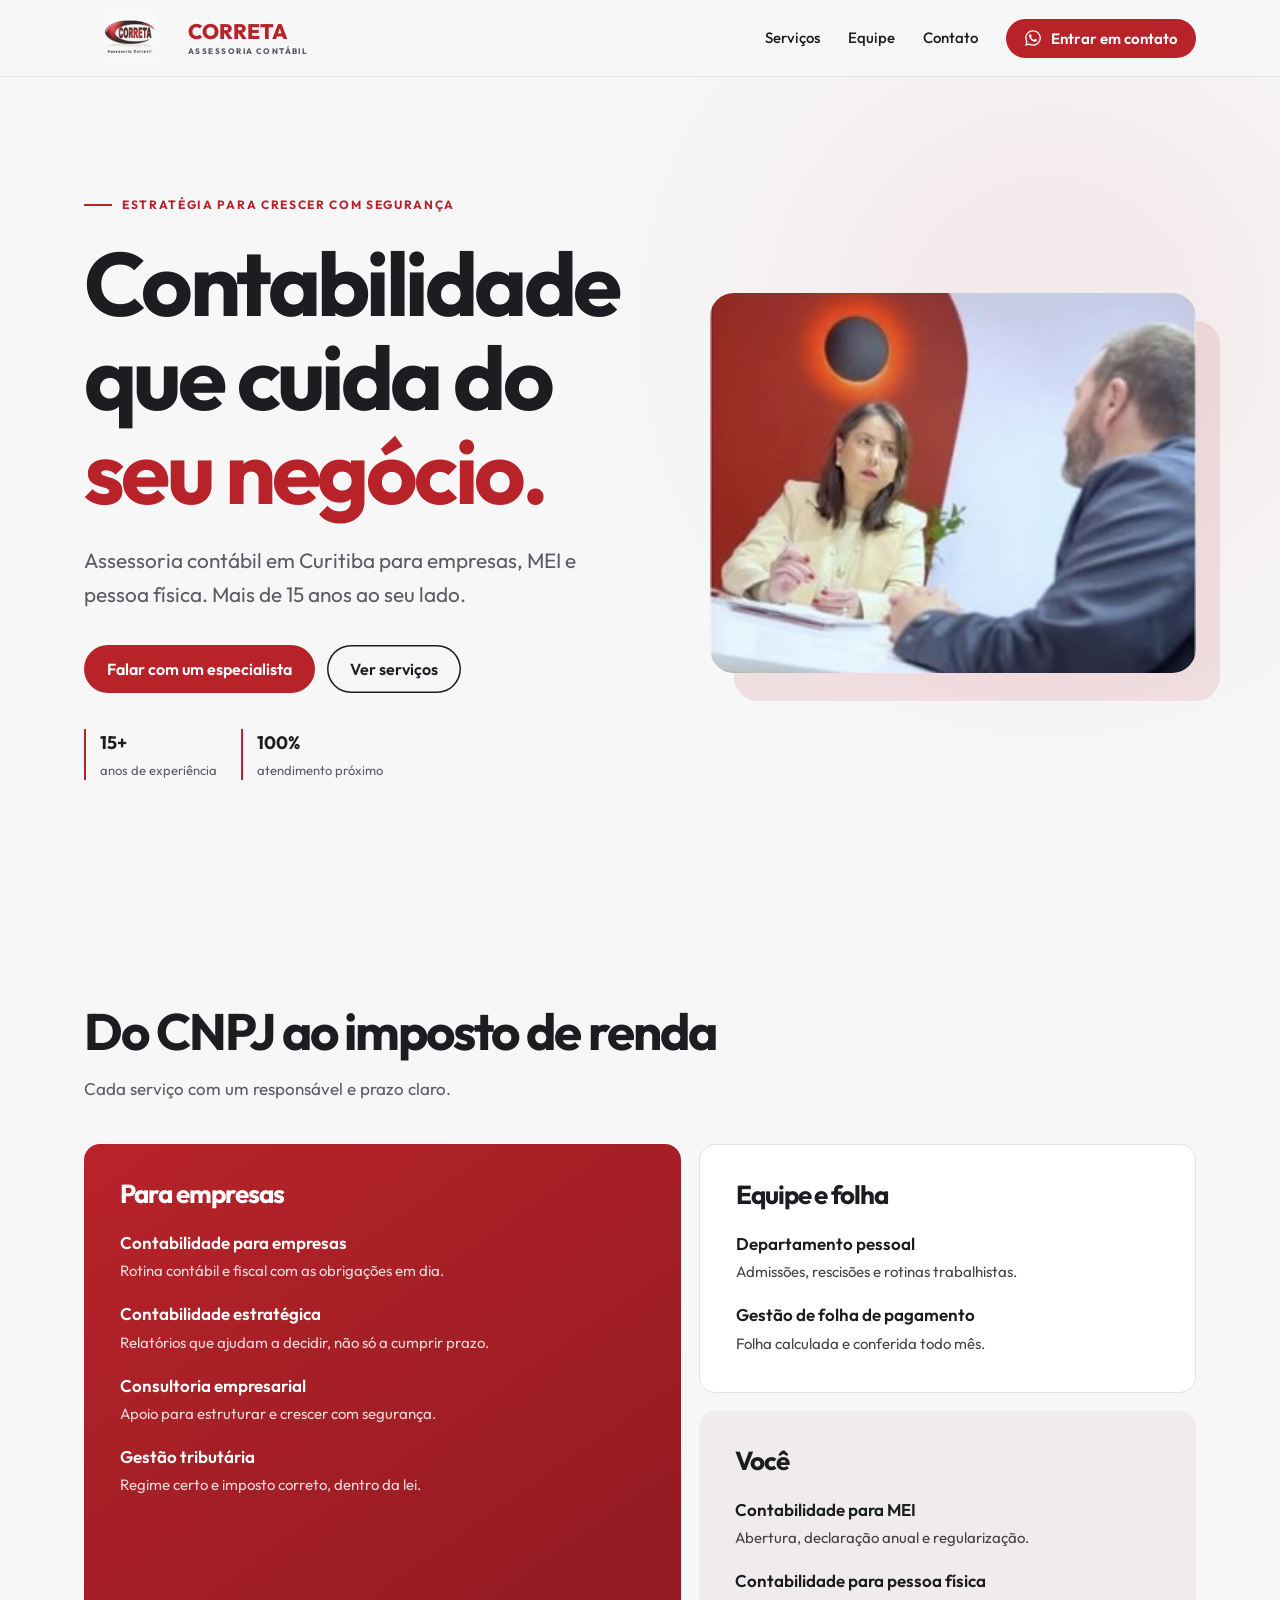
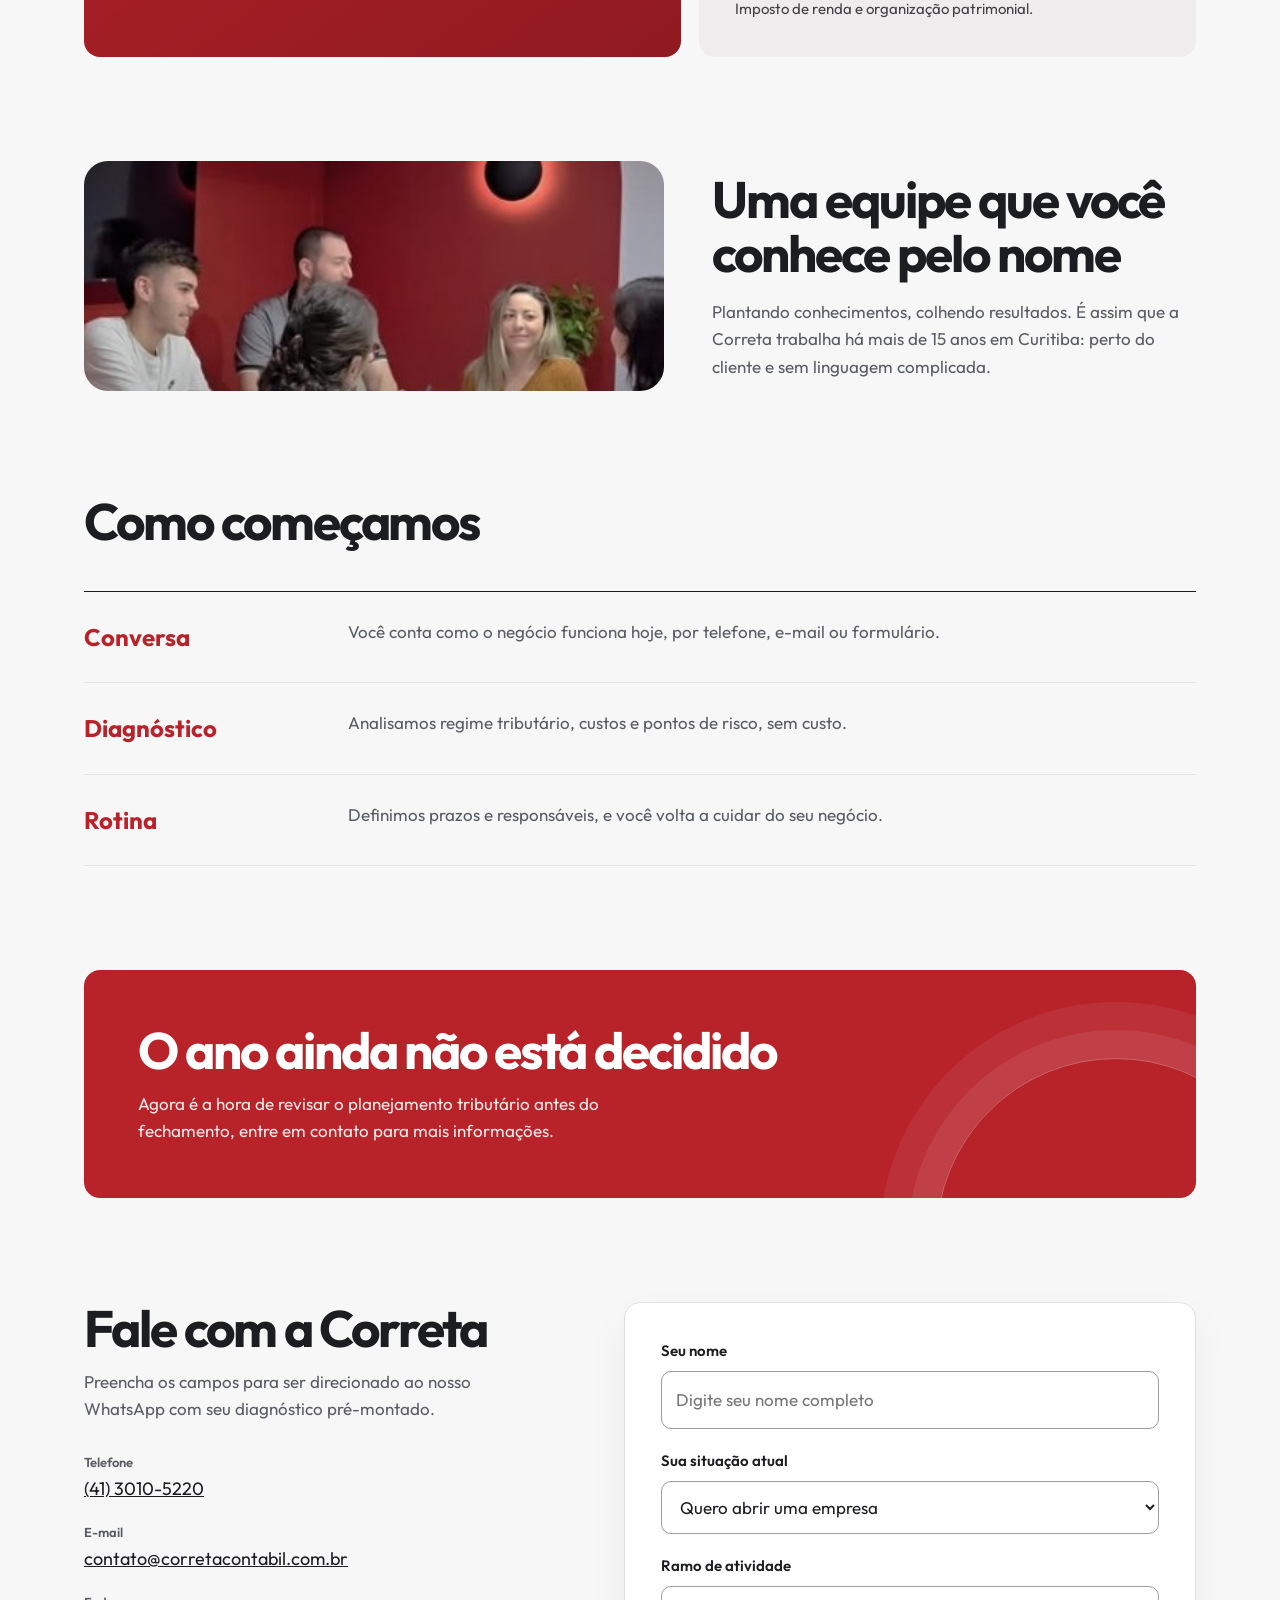
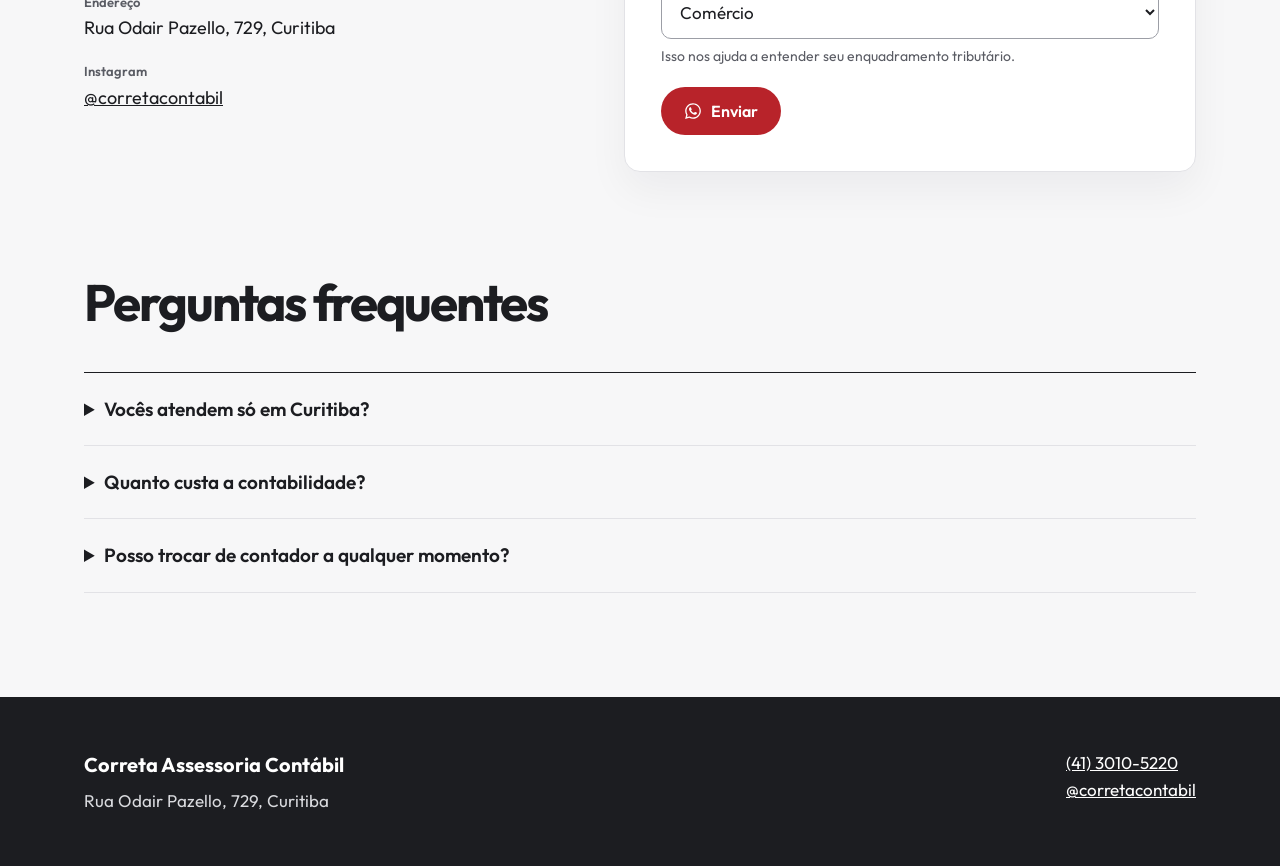
<file: index.html>
<!doctype html>
<html lang="pt-BR">
  <head>
    <meta charset="utf-8" />
    <meta
      name="viewport"
      content="width=device-width, initial-scale=1, viewport-fit=cover"
    />
    <title>Correta Contábil</title>
    <meta
      name="description"
      content="A Correta oferece contabilidade em Curitiba para empresas, MEI e pessoa física. Diagnóstico contábil gratuito e atendimento próximo."
    />
    <link rel="canonical" href="https://correta-contabil.vercel.app/" />
    <meta name="robots" content="index, follow" />
    <meta name="theme-color" content="#b8232a" />
    <meta property="og:locale" content="pt_BR" />
    <meta property="og:type" content="website" />
    <meta
      property="og:title"
      content="Contabilidade em Curitiba para Empresas e MEI | Correta"
    />
    <meta
      property="og:description"
      content="Assessoria contábil para empresas, MEI e pessoa física em Curitiba."
    />
    <meta property="og:url" content="https://correta-contabil.vercel.app/" />
    <meta property="og:image" content="https://correta-contabil.vercel.app/public/logo.jpg" />
    <meta property="og:image:alt" content="Logo Correta Assessoria Contábil" />
    <meta name="twitter:card" content="summary" />
    <meta
      name="twitter:title"
      content="Contabilidade em Curitiba | Correta Assessoria Contábil"
    />
    <meta
      name="twitter:description"
      content="Contabilidade para empresas, MEI e pessoa física em Curitiba."
    />
    <meta name="twitter:image" content="https://correta-contabil.vercel.app/public/logo.jpg" />
    <script type="application/ld+json">
      {
        "@context": "https://schema.org",
        "@type": "AccountingService",
        "name": "Correta Assessoria Contábil",
        "description": "Assessoria contábil para empresas, MEI e pessoa física em Curitiba.",
        "url": "https://correta-contabil.vercel.app/",
        "logo": "https://correta-contabil.vercel.app/public/logo.jpg",
        "image": "https://correta-contabil.vercel.app/public/logo.jpg",
        "telephone": "+55 41 3010-5220",
        "priceRange": "$$",
        "address": {
          "@type": "PostalAddress",
          "streetAddress": "Rua Odair Pazello, 729",
          "addressLocality": "Curitiba",
          "addressRegion": "PR",
          "addressCountry": "BR"
        },
        "areaServed": {
          "@type": "City",
          "name": "Curitiba"
        },
        "sameAs": ["https://instagram.com/corretacontabil"]
      }
    </script>
    <link rel="preconnect" href="https://fonts.googleapis.com" />
    <link rel="preconnect" href="https://fonts.gstatic.com" crossorigin />
    <link
      href="https://fonts.googleapis.com/css2?family=Outfit:wght@400;500;600;700;800&display=swap"
      rel="stylesheet"
    />

    <link rel="icon" type="image/jpeg" href="/public/logo.jpg" />

    <link rel="stylesheet" href="style.css" />
  </head>
  <body>
    <div class="preloader" aria-hidden="true">
      <div class="preloader-mark">
        <span class="preloader-orbit"></span>
        <strong>Correta</strong>
        <small>Assessoria contábil</small>
      </div>
    </div>
    <header>
      <div class="w">
        <a class="logo" href="#">
          <img src="/public/logo.jpg" alt="Logo Correta" class="logo-img" />
          <div class="logo-text">
            CORRETA
            <small>ASSESSORIA CONTÁBIL</small>
          </div>
        </a>
        <nav>
          <a href="#servicos">Serviços</a><a href="#equipe">Equipe</a
          ><a href="#contato">Contato</a
          ><a class="btn sm" href="#contato">
            <svg xmlns="http://www.w3.org/2000/svg" viewBox="0 0 448 512">
              <path
                d="M380.9 97.1C339 55.1 283.2 32 223.9 32c-122.4 0-222 99.6-222 222 0 39.1 10.2 77.3 29.6 111L0 480l117.7-30.9c32.4 17.7 68.9 27 106.1 27h.1c122.3 0 224.1-99.6 224.1-222 0-59.3-25.2-115-67.1-157zm-157 341.6c-33.2 0-65.7-8.9-94-25.7l-6.7-4-69.8 18.3 18.6-68.1-4.4-7c-18.5-29.4-28.2-63.3-28.2-98.2 0-101.7 82.8-184.5 184.6-184.5 49.3 0 95.6 19.2 130.4 54.1 34.8 34.9 56.2 81.2 56.1 130.5 0 101.8-84.9 184.6-186.6 184.6zm101.2-138.2c-5.5-2.8-32.8-16.2-37.9-18-5.1-1.9-8.8-2.8-12.5 2.8-3.7 5.6-14.3 18-17.6 21.8-3.2 3.7-6.5 4.2-12 1.4-32.6-16.3-54-29.1-75.5-66-5.7-9.8 5.7-9.1 16.3-30.3 1.8-3.7.9-6.9-.5-9.7-1.4-2.8-12.5-30.1-17.1-41.2-4.5-10.8-9.1-9.3-12.5-9.5-3.2-.2-6.9-.2-10.6-.2-3.7 0-9.7 1.4-14.8 6.9-5.1 5.6-19.4 19-19.4 46.3 0 27.3 19.9 53.7 22.6 57.4 2.8 3.7 39.1 59.7 94.8 83.8 35.2 15.2 49 16.5 66.6 13.9 10.7-1.6 32.8-13.4 37.4-26.4 4.6-13 4.6-24.1 3.2-26.4-1.3-2.5-5-3.9-10.5-6.6z"
              />
            </svg>
            Entrar em contato
          </a>
        </nav>
      </div>
    </header>

    <main>
      <div class="w hero">
        <div>
          <span class="eyebrow">Estratégia para crescer com segurança</span>
          <h1>Contabilidade que cuida do <em>seu negócio.</em></h1>
          <p>
            Assessoria contábil em Curitiba para empresas, MEI e pessoa física.
            Mais de 15 anos ao seu lado.
          </p>
          <div class="cta">
            <a class="btn" href="#contato">Falar com um especialista</a>
            <a class="btn line" href="#servicos">Ver serviços</a>
          </div>
          <div class="hero-proof">
            <span><b>15+</b> anos de experiência</span>
            <span><b>100%</b> atendimento próximo</span>
          </div>
        </div>
        <img
          class="ph"
          src="[data-uri]"
          width="310"
          height="380"
          alt="Contadora atendendo um cliente na sala de reuniões da Correta"
        />
      </div>

      <section id="servicos">
        <div class="w">
          <div class="head">
            <h2>Do CNPJ ao imposto de renda</h2>
            <p>Cada serviço com um responsável e prazo claro.</p>
          </div>
          <div class="bento">
            <div class="cell c1">
              <h3>Para empresas</h3>
              <dl>
                <dt>Contabilidade para empresas</dt>
                <dd>Rotina contábil e fiscal com as obrigações em dia.</dd>
                <dt>Contabilidade estratégica</dt>
                <dd>
                  Relatórios que ajudam a decidir, não só a cumprir prazo.
                </dd>
                <dt>Consultoria empresarial</dt>
                <dd>Apoio para estruturar e crescer com segurança.</dd>
                <dt>Gestão tributária</dt>
                <dd>Regime certo e imposto correto, dentro da lei.</dd>
              </dl>
            </div>
            <div class="cell c2">
              <h3>Equipe e folha</h3>
              <dl>
                <dt>Departamento pessoal</dt>
                <dd>Admissões, rescisões e rotinas trabalhistas.</dd>
                <dt>Gestão de folha de pagamento</dt>
                <dd>Folha calculada e conferida todo mês.</dd>
              </dl>
            </div>
            <div class="cell c3">
              <h3>Você</h3>
              <dl>
                <dt>Contabilidade para MEI</dt>
                <dd>Abertura, declaração anual e regularização.</dd>
                <dt>Contabilidade para pessoa física</dt>
                <dd>Imposto de renda e organização patrimonial.</dd>
              </dl>
            </div>
          </div>
        </div>
      </section>

      <section id="equipe" style="padding-top: 0">
        <div class="w split">
          <img
            class="ph"
            src="[data-uri]"
            width="418"
            height="230"
            alt="Equipe da Correta reunida na sala vermelha do escritório"
            loading="lazy"
          />
          <div>
            <h2>Uma equipe que você conhece pelo nome</h2>
            <p>
              Plantando conhecimentos, colhendo resultados. É assim que a
              Correta trabalha há mais de 15 anos em Curitiba: perto do cliente
              e sem linguagem complicada.
            </p>
          </div>
        </div>
      </section>

      <section style="padding-top: 0">
        <div class="w">
          <div class="head"><h2>Como começamos</h2></div>
          <div class="steps">
            <div class="step">
              <b>Conversa</b>
              <p class="mut">
                Você conta como o negócio funciona hoje, por telefone, e-mail ou
                formulário.
              </p>
            </div>
            <div class="step">
              <b>Diagnóstico</b>
              <p class="mut">
                Analisamos regime tributário, custos e pontos de risco, sem
                custo.
              </p>
            </div>
            <div class="step">
              <b>Rotina</b>
              <p class="mut">
                Definimos prazos e responsáveis, e você volta a cuidar do seu
                negócio.
              </p>
            </div>
          </div>
        </div>
      </section>

      <section style="padding-top: 0">
        <div class="w">
          <div class="band">
            <div>
              <h2>O ano ainda não está decidido</h2>
              <p>
                Agora é a hora de revisar o planejamento tributário antes do
                fechamento, entre em contato para mais informações.
              </p>
            </div>
          </div>
        </div>
      </section>

      <section id="contato" style="padding-top: 0">
        <div class="w form">
          <div class="info">
            <h2>Fale com a Correta</h2>
            <p class="mut" style="margin-top: 12px">
              Preencha os campos para ser direcionado ao nosso WhatsApp com seu
              diagnóstico pré-montado.
            </p>
            <dl>
              <dt>Telefone</dt>
              <dd><a href="tel:+554130105220">(41) 3010-5220</a></dd>
              <dt>E-mail</dt>
              <dd>
                <a href="mailto:contato@corretacontabil.com.br"
                  >contato@corretacontabil.com.br</a
                >
              </dd>
              <dt>Endereço</dt>
              <dd>Rua Odair Pazello, 729, Curitiba</dd>
              <dt>Instagram</dt>
              <dd>
                <a
                  href="https://instagram.com/corretacontabil"
                  target="_blank"
                  rel="noopener"
                  >@corretacontabil</a
                >
              </dd>
            </dl>
          </div>

          <form id="f" novalidate>
            <div class="f" id="gn">
              <label for="nome">Seu nome</label>
              <input
                id="nome"
                placeholder="Digite seu nome completo"
                autocomplete="name"
              />
              <p class="err">Informe seu nome para continuar.</p>
            </div>

            <div class="f">
              <label for="sit">Sua situação atual</label>
              <select id="sit">
                <option value="Quero abrir uma empresa">
                  Quero abrir uma empresa
                </option>
                <option value="Sou MEI e quero crescer">
                  Sou MEI e quero regularizar / crescer
                </option>
                <option value="Quero trocar de contador">
                  Quero trocar de contador
                </option>
                <option value="Preciso de contabilidade para pessoa física">
                  Preciso de contabilidade para Pessoa Física
                </option>
              </select>
            </div>

            <div class="f">
              <label for="seg">Ramo de atividade</label>
              <select id="seg">
                <option value="Comércio">Comércio</option>
                <option value="Serviços">Serviços</option>
                <option value="Saúde">Saúde</option>
                <option value="Tecnologia">Tecnologia</option>
                <option value="Alimentação">Alimentação</option>
                <option value="Outro">Outro</option>
              </select>
              <p class="hint">
                Isso nos ajuda a entender seu enquadramento tributário.
              </p>
            </div>

            <button class="btn btn-wsp-submit" type="submit">
              <svg
                xmlns="http://www.w3.org/2000/svg"
                viewBox="0 0 448 512"
                width="20"
                height="20"
                fill="currentColor"
              >
                <path
                  d="M380.9 97.1C339 55.1 283.2 32 223.9 32c-122.4 0-222 99.6-222 222 0 39.1 10.2 77.3 29.6 111L0 480l117.7-30.9c32.4 17.7 68.9 27 106.1 27h.1c122.3 0 224.1-99.6 224.1-222 0-59.3-25.2-115-67.1-157zm-157 341.6c-33.2 0-65.7-8.9-94-25.7l-6.7-4-69.8 18.3 18.6-68.1-4.4-7c-18.5-29.4-28.2-63.3-28.2-98.2 0-101.7 82.8-184.5 184.6-184.5 49.3 0 95.6 19.2 130.4 54.1 34.8 34.9 56.2 81.2 56.1 130.5 0 101.8-84.9 184.6-186.6 184.6zm101.2-138.2c-5.5-2.8-32.8-16.2-37.9-18-5.1-1.9-8.8-2.8-12.5 2.8-3.7 5.6-14.3 18-17.6 21.8-3.2 3.7-6.5 4.2-12 1.4-32.6-16.3-54-29.1-75.5-66-5.7-9.8 5.7-9.1 16.3-30.3 1.8-3.7.9-6.9-.5-9.7-1.4-2.8-12.5-30.1-17.1-41.2-4.5-10.8-9.1-9.3-12.5-9.5-3.2-.2-6.9-.2-10.6-.2-3.7 0-9.7 1.4-14.8 6.9-5.1 5.6-19.4 19-19.4 46.3 0 27.3 19.9 53.7 22.6 57.4 2.8 3.7 39.1 59.7 94.8 83.8 35.2 15.2 49 16.5 66.6 13.9 10.7-1.6 32.8-13.4 37.4-26.4 4.6-13 4.6-24.1 3.2-26.4-1.3-2.5-5-3.9-10.5-6.6z"
                />
              </svg>
              <span>Enviar</span>
            </button>
          </form>
        </div>
      </section>

      <section style="padding-top: 0">
        <div class="w">
          <div class="head"><h2>Perguntas frequentes</h2></div>
          <details>
            <summary>Vocês atendem só em Curitiba?</summary>
            <p>
              O escritório fica em Curitiba. Fale com a equipe para saber como
              atendemos sua cidade.
            </p>
          </details>
          <details>
            <summary>Quanto custa a contabilidade?</summary>
            <p>
              Depende do regime e do porte da empresa. O diagnóstico é gratuito
              e sem compromisso.
            </p>
          </details>
          <details>
            <summary>Posso trocar de contador a qualquer momento?</summary>
            <p>Sim. A equipe cuida da documentação e da transição para você.</p>
          </details>
        </div>
      </section>
    </main>

    <footer>
      <div class="w">
        <div>
          <b>Correta Assessoria Contábil</b>
          <p style="margin-top: 6px">Rua Odair Pazello, 729, Curitiba</p>
        </div>
        <div>
          <a href="tel:+554130105220">(41) 3010-5220</a><br /><a
            href="https://instagram.com/corretacontabil"
            target="_blank"
            rel="noopener"
            >@corretacontabil</a
          >
        </div>
      </div>
    </footer>

    <script src="script.js"></script>
  </body>
</html>
</file>
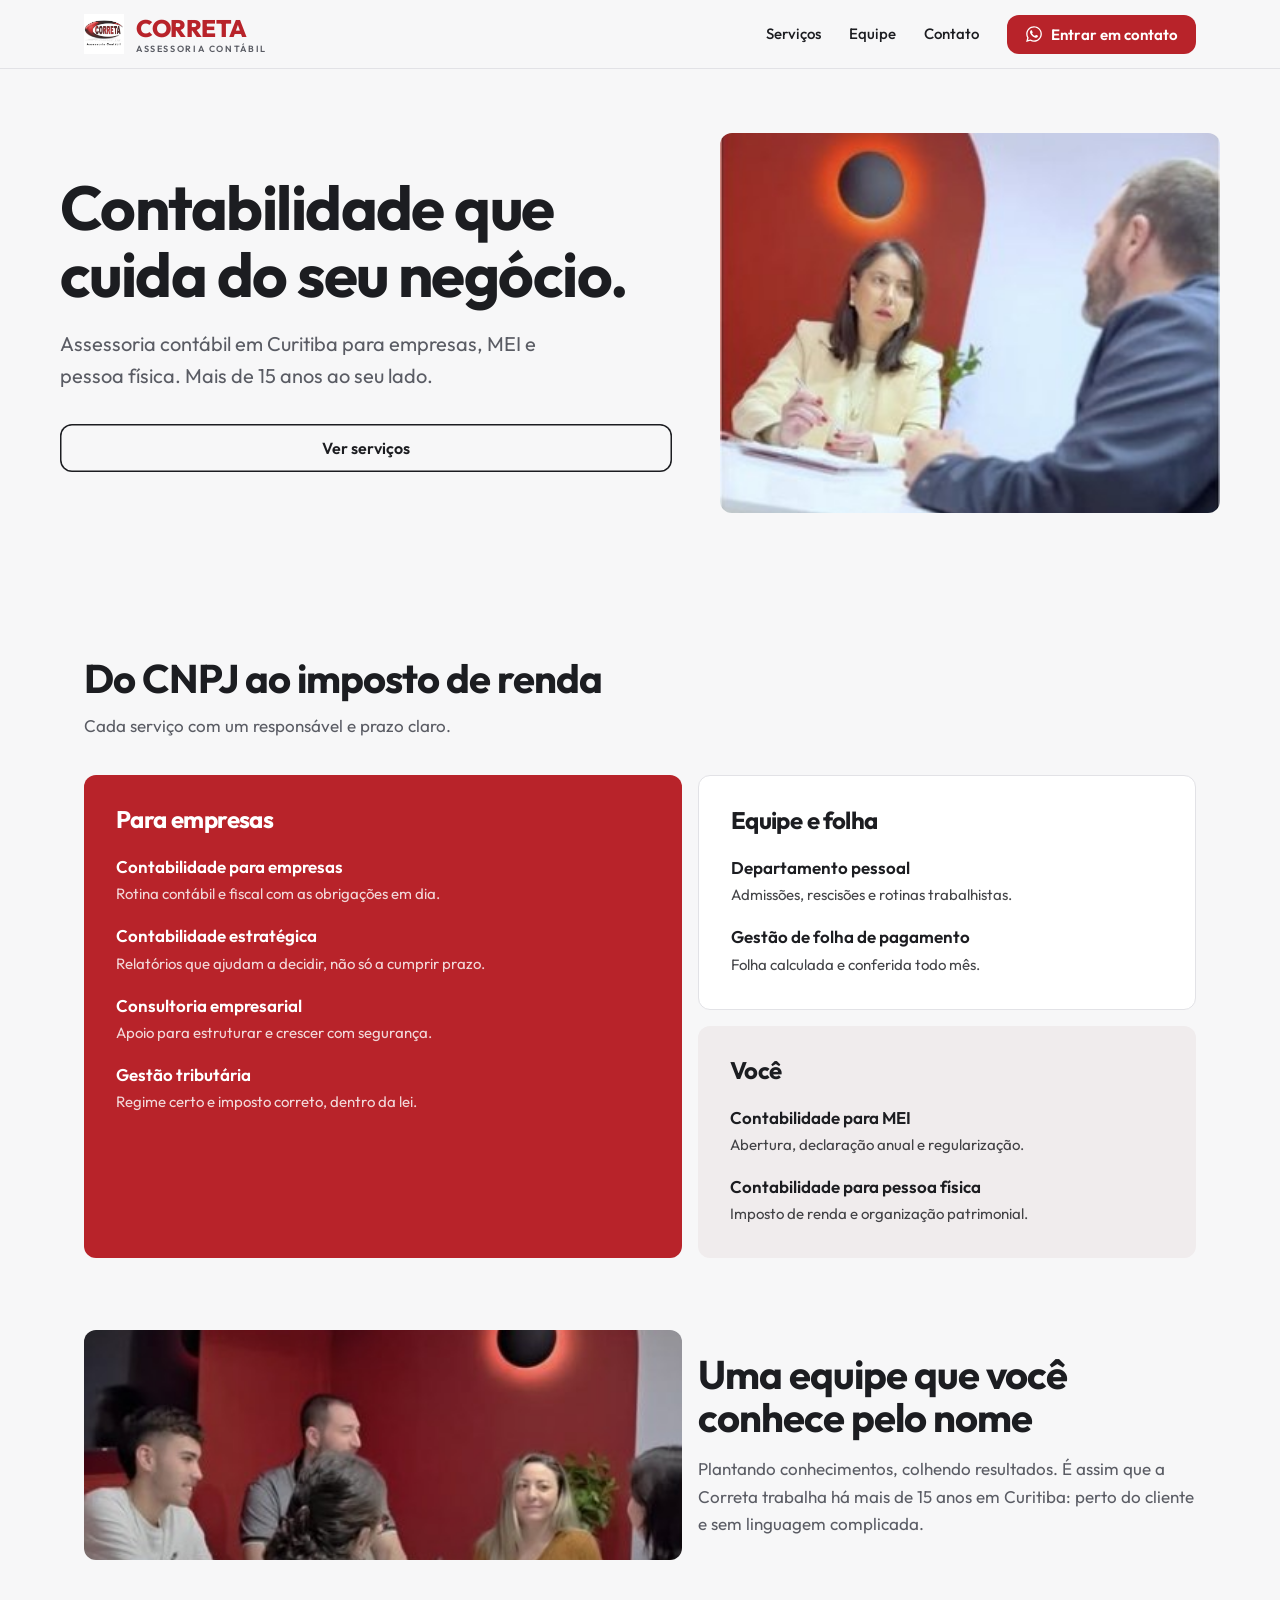
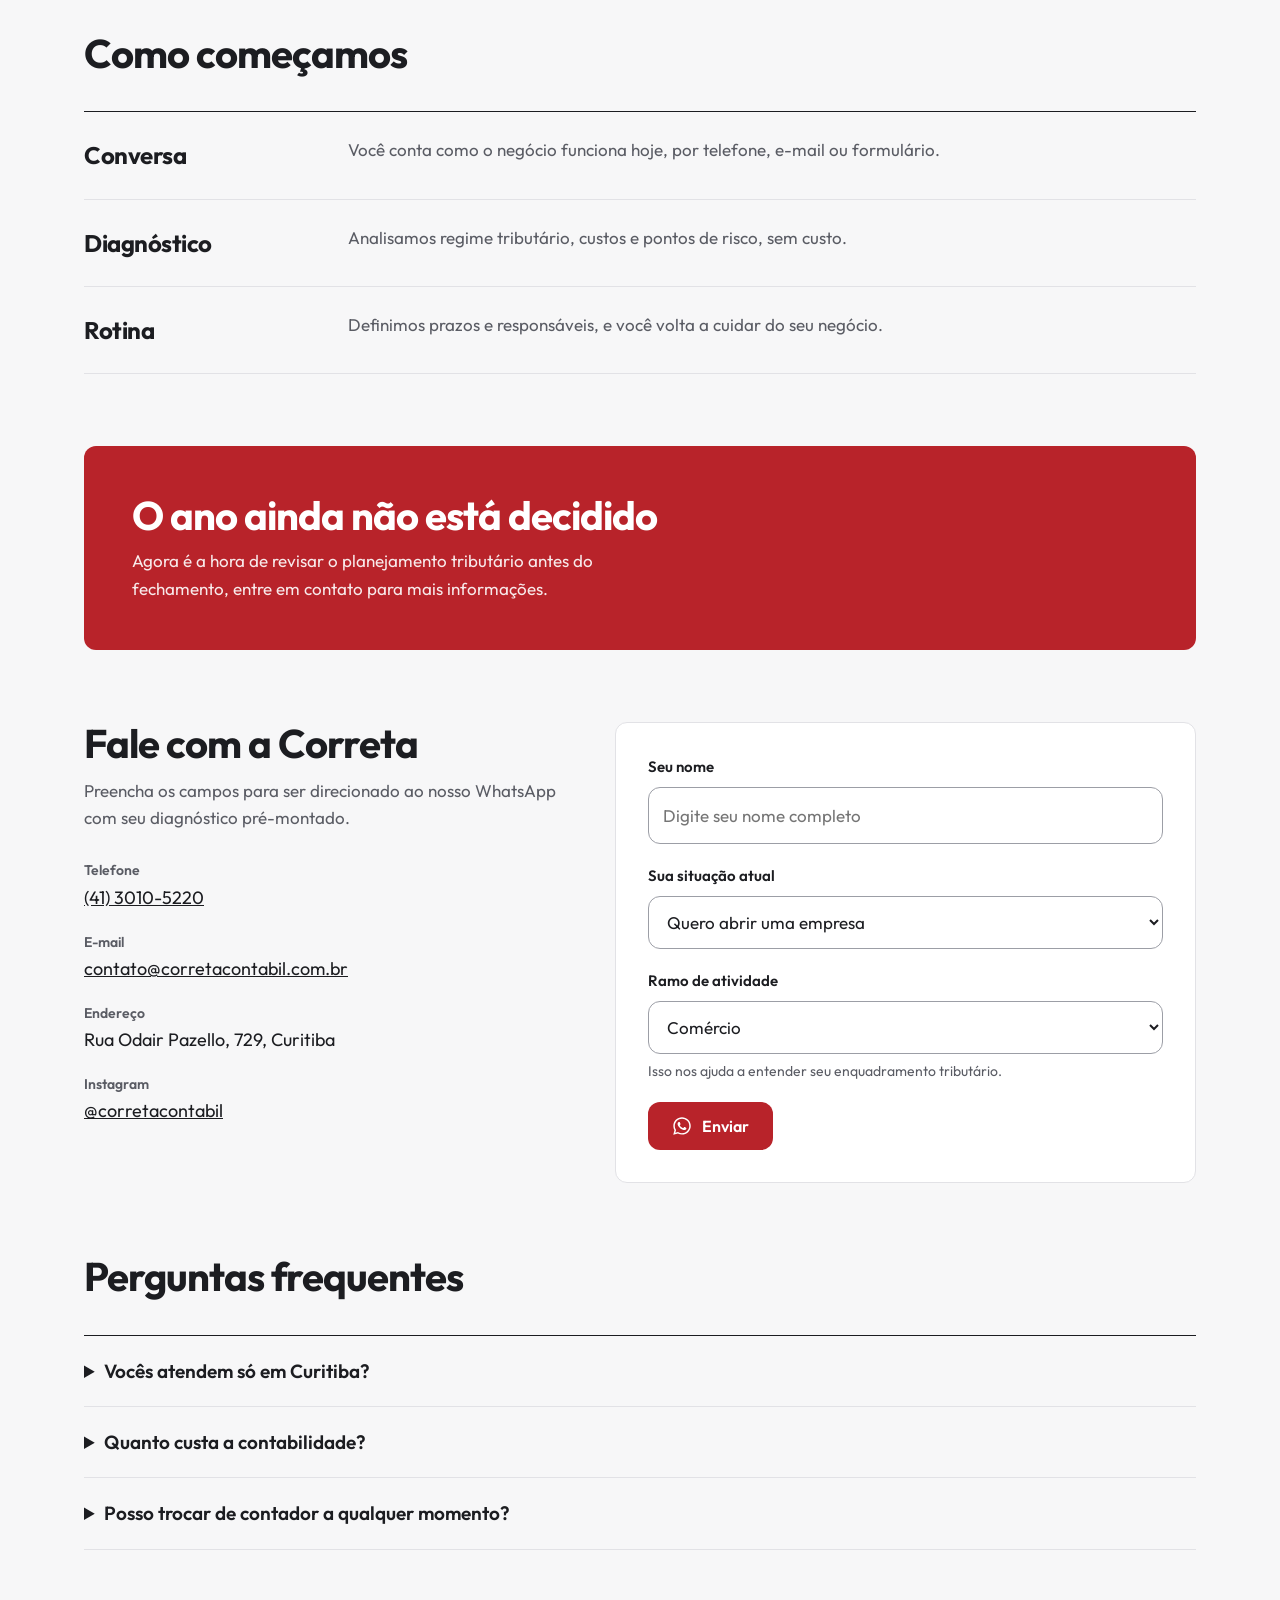
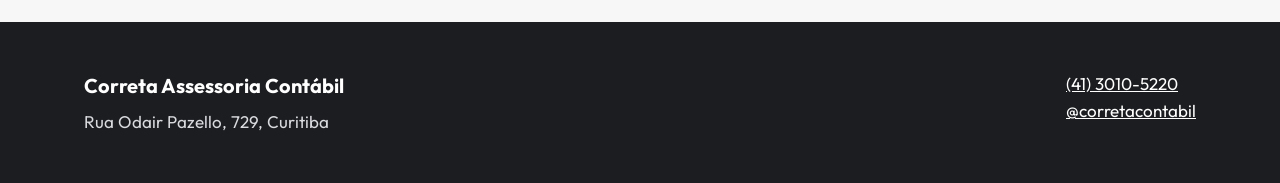
<file: Correta Assessoria Contábil.html>
<!doctype html>
<html lang="pt-BR">
  <head>
    <meta charset="utf-8" />
    <meta
      name="viewport"
      content="width=device-width, initial-scale=1, viewport-fit=cover"
    />
    <title>Correta Assessoria Contábil | Curitiba</title>
    <meta
      name="description"
      content="Assessoria contábil em Curitiba para empresas, MEI e pessoa física. Peça seu diagnóstico gratuito."
    />
    <link rel="preconnect" href="https://fonts.googleapis.com" />
    <link rel="preconnect" href="https://fonts.gstatic.com" crossorigin />
    <link
      href="https://fonts.googleapis.com/css2?family=Outfit:wght@400;500;600;700;800&display=swap"
      rel="stylesheet"
    />

    <link rel="icon" type="image/png" href="/public/logo.jpg" />

    <style>
      :root {
        color-scheme: light;
        --bg: #f7f7f8;
        --surf: #fff;
        --tint: #f0eced;
        --ink: #1c1d21;
        --mut: #5a5c64;
        --acc: #b8232a;
        --accd: #8f1a20;
        --line: #e2e2e6;
        --r: 12px;
        box-sizing: border-box;
        padding-top: env(safe-area-inset-top, 0px);
        padding-bottom: env(safe-area-inset-bottom, 0px);
      }
      * {
        box-sizing: border-box;
      }
      html {
        scroll-padding-top: calc(72px + env(safe-area-inset-top, 0px));
        scroll-behavior: smooth;
      }
      @media (prefers-reduced-motion: reduce) {
        html {
          scroll-behavior: auto;
        }
        * {
          transition: none !important;
        }
      }
      body {
        margin: 0;
        background: var(--bg);
        color: var(--ink);
        font:
          400 17px/1.6 Outfit,
          system-ui,
          -apple-system,
          "Segoe UI",
          Roboto,
          sans-serif;
      }
      .w {
        max-width: 1160px;
        margin: 0 auto;
        padding: 0 24px;
      }
      h1,
      h2,
      h3 {
        font-weight: 700;
        letter-spacing: -0.025em;
        line-height: 1.08;
        margin: 0;
      }
      h1 {
        font-size: clamp(34px, 5.6vw, 62px);
      }
      h2 {
        font-size: clamp(26px, 3.8vw, 40px);
      }
      p {
        margin: 0;
      }
      .mut {
        color: var(--mut);
      }
      header {
        position: sticky;
        top: env(safe-area-inset-top, 0px);
        z-index: 10;
        background: var(--bg);
        border-bottom: 1px solid var(--line);
      }
      header .w {
        height: 68px;
        display: flex;
        align-items: center;
        justify-content: space-between;
        gap: 16px;
      }
      .logo {
        font-weight: 800;
        font-size: 24px;
        letter-spacing: -0.02em;
        color: var(--acc);
        text-transform: uppercase;
        line-height: 1;
        text-decoration: none;
      }
      .logo small {
        display: block;
        font-size: 9px;
        font-weight: 600;
        letter-spacing: 0.18em;
        color: var(--mut);
        margin-top: 4px;
      }
      nav {
        display: flex;
        align-items: center;
        gap: 28px;
      }
      nav a:not(.btn) {
        color: var(--ink);
        text-decoration: none;
        font-weight: 500;
        font-size: 15px;
      }
      nav a:not(.btn):hover {
        color: var(--acc);
      }
      nav a.btn {
        display: inline-flex;
        align-items: center;
        justify-content: center;
        gap: 8px; /* Espaçamento entre o ícone e o texto */
      }

      /* Tamanho e cor do ícone SVG do WhatsApp */
      nav a.btn svg {
        width: 18px;
        height: 18px;
        fill: currentColor; /* Herda a cor branca do texto do botão */
        flex-shrink: 0;
      }
      .btn {
        display: inline-block;
        background: var(--acc);
        color: #fff;
        font:
          600 16px Outfit,
          system-ui,
          sans-serif;
        padding: 14px 24px;
        border-radius: var(--r);
        text-decoration: none;
        border: 0;
        cursor: pointer;
        white-space: nowrap;
        transition:
          background 0.15s,
          transform 0.1s;
      }
      .btn:hover {
        background: var(--accd);
      }
      .btn:active {
        transform: translateY(1px);
      }
      .btn.line {
        background: transparent;
        color: var(--ink);
        box-shadow: inset 0 0 0 1.5px var(--ink);
        width: 100%;
        text-align: center;
      }
      .btn.line:hover {
        background: var(--ink);
        color: #fff;
      }
      .btn.white {
        background: #fff;
        color: var(--accd);
      }
      .btn.white:hover {
        background: var(--tint);
      }
      .btn.sm {
        padding: 10px 18px;
        font-size: 15px;
      }
      .btn-wsp {
        display: inline-flex;
        align-items: center;
        justify-content: center;
        gap: 10px;
        width: 100%; /* Ocupa a largura disponível da coluna no formulário */
        max-width: 320px; /* Define um tamanho máximo elegante */
        text-align: center;
      }

      /* Garante o alinhamento do conteúdo da coluna onde o botão está inserido */
      .form-column-center {
        display: flex;
        flex-direction: column;
        justify-content: center;
        align-items: center;
        height: 100%;
      }

      .logo {
        display: flex;
        align-items: center;
        gap: 12px; /* Espaço entre a imagem e o texto */
        text-decoration: none;
        font-weight: 800;
        font-size: 24px;
        letter-spacing: -0.02em;
        color: var(--acc);
        text-transform: uppercase;
        line-height: 1;
      }

      /* Tamanho controlado da imagem */
      .logo-img {
        max-height: 40px;
        width: auto;
        object-fit: contain;
      }

      /* Estilo do texto ao lado da imagem */
      .logo-text small {
        display: block;
        font-size: 9px;
        font-weight: 600;
        letter-spacing: 0.18em;
        color: var(--mut);
        margin-top: 4px;
      }

      /* Ajuste do tamanho do ícone SVG do WhatsApp */
      .btn-wsp svg {
        width: 22px;
        height: 22px;
        fill: currentColor;
        flex-shrink: 0;
      }

      button.btn,
      .btn-wsp-submit {
        display: inline-flex !important;
        align-items: center !important;
        justify-content: center !important;
        gap: 10px; /* Espaçamento horizontal entre o ícone e a palavra 'Enviar' */
        line-height: 1; /* Evita que a altura da linha empurre o texto para baixo */
      }

      /* Força a remoção de margens extras ou desalinhamento do SVG */
      button.btn svg,
      .btn-wsp-submit svg {
        display: block; /* Remove o espaçamento de linha padrão de imagens/SVGs */
        flex-shrink: 0;
        margin: 0;
      }
      .hero {
        display: grid;
        grid-template-columns: 1.1fr 0.9fr;
        gap: 48px;
        align-items: center;
        padding: 64px 0 72px;
      }
      .hero p {
        font-size: 20px;
        color: var(--mut);
        max-width: 480px;
        margin-top: 20px;
      }
      .cta {
        display: flex;
        gap: 12px;
        flex-wrap: wrap;
        margin-top: 32px;
      }
      .ph {
        width: 100%;
        display: block;
        border-radius: var(--r);
        object-fit: cover;
      }
      .hero .ph {
        aspect-ratio: 4/4.6;
      }
      section {
        padding: 72px 0;
      }
      .head {
        max-width: 620px;
        margin-bottom: 36px;
      }
      .head p {
        margin-top: 12px;
        color: var(--mut);
      }
      .bento {
        display: grid;
        grid-template-columns: 1.2fr 1fr;
        grid-template-rows: auto auto;
        gap: 16px;
      }
      .cell {
        border-radius: var(--r);
        padding: 32px;
      }
      .cell h3 {
        font-size: 24px;
        margin-bottom: 20px;
      }
      .cell dl {
        margin: 0;
      }
      .cell dt {
        font-weight: 600;
        font-size: 17px;
      }
      .cell dd {
        margin: 2px 0 16px;
        font-size: 15px;
        opacity: 0.82;
      }
      .cell dd:last-child {
        margin-bottom: 0;
      }
      .c1 {
        grid-row: span 2;
        background: var(--acc);
        color: #fff;
      }
      .c2 {
        background: var(--surf);
        border: 1px solid var(--line);
      }
      .c3 {
        background: var(--tint);
      }
      .split {
        display: grid;
        grid-template-columns: 1.2fr 1fr;
        gap: 16px;
        align-items: center;
      }

      .split .ph {
        width: 100%;
        aspect-ratio: 16/9;
        object-fit: cover;
        border-radius: var(--r);
      }
      .split p {
        margin-top: 16px;
        color: var(--mut);
      }
      .steps {
        border-top: 1.5px solid var(--ink);
      }
      .step {
        display: grid;
        grid-template-columns: 240px 1fr;
        gap: 24px;
        padding: 24px 0;
        border-bottom: 1px solid var(--line);
      }
      .step b {
        font-size: 24px;
        font-weight: 700;
        letter-spacing: -0.02em;
      }
      .band {
        background: var(--acc);
        color: #fff;
        border-radius: var(--r);
        padding: 48px;
        display: flex;
        justify-content: space-between;
        align-items: center;
        gap: 32px;
        flex-wrap: wrap;
      }
      .band p {
        margin-top: 10px;
        opacity: 0.9;
        max-width: 520px;
      }
      .form {
        display: grid;
        grid-template-columns: 0.9fr 1.1fr;
        gap: 56px;
      }
      .info dl {
        margin: 28px 0 0;
      }
      .info dt {
        font-size: 14px;
        font-weight: 600;
        color: var(--mut);
        margin-top: 18px;
      }
      .info dd {
        margin: 2px 0 0;
        font-size: 18px;
      }
      .info a {
        color: var(--ink);
      }
      form {
        background: var(--surf);
        border: 1px solid var(--line);
        border-radius: var(--r);
        padding: 32px;
      }
      label {
        display: block;
        font-weight: 600;
        font-size: 15px;
        margin-bottom: 8px;
      }
      .f {
        margin-bottom: 20px;
      }
      .hint {
        font-size: 14px;
        color: var(--mut);
        margin-top: 6px;
      }
      .err {
        font-size: 14px;
        color: var(--accd);
        margin-top: 6px;
        display: none;
      }
      .bad input {
        border-color: var(--accd);
      }
      .bad .err {
        display: block;
      }
      input,
      select {
        width: 100%;
        padding: 14px;
        border-radius: var(--r);
        border: 1.5px solid #9c9ea6;
        background: #fff;
        color: var(--ink);
        font: inherit;
      }
      input:focus-visible,
      select:focus-visible,
      .btn:focus-visible,
      summary:focus-visible,
      a:focus-visible {
        outline: 3px solid var(--ink);
        outline-offset: 2px;
      }
      details {
        border-bottom: 1px solid var(--line);
        padding: 20px 0;
      }
      details:first-of-type {
        border-top: 1.5px solid var(--ink);
      }
      summary {
        font-weight: 600;
        font-size: 19px;
        cursor: pointer;
      }
      details p {
        margin-top: 10px;
        color: var(--mut);
        max-width: 640px;
      }
      footer {
        background: var(--ink);
        color: #d9dade;
        padding: 48px 0;
      }
      footer .w {
        display: flex;
        justify-content: space-between;
        gap: 24px;
        flex-wrap: wrap;
      }
      footer b {
        color: #fff;
        font-size: 20px;
      }
      footer a {
        color: #fff;
      }
      @media (max-width: 820px) {
        nav a:not(.btn) {
          display: none;
        }
        .hero,
        .split,
        .form {
          grid-template-columns: 1fr;
          gap: 32px;
        }
        .hero {
          padding: 36px 0 48px;
        }
        .hero .ph {
          aspect-ratio: 4/3;
          order: -1;
        }
        .bento {
          grid-template-columns: 1fr;
        }
        .c1 {
          grid-row: auto;
        }
        .step {
          grid-template-columns: 1fr;
          gap: 6px;
        }
        section {
          padding: 52px 0;
        }
        .band {
          padding: 32px;
        }
        .cell {
          padding: 24px;
        }
        form {
          padding: 24px;
        }
      }
    </style>
  </head>
  <body>
    <header>
      <div class="w">
        <a class="logo" href="#">
          <img src="/public/logo.jpg" alt="Logo Correta" class="logo-img" />
          <div class="logo-text">
            CORRETA
            <small>ASSESSORIA CONTÁBIL</small>
          </div>
        </a>
        <nav>
          <a href="#servicos">Serviços</a><a href="#equipe">Equipe</a
          ><a href="#contato">Contato</a
          ><a class="btn sm" href="#contato">
            <svg xmlns="http://www.w3.org/2000/svg" viewBox="0 0 448 512">
              <path
                d="M380.9 97.1C339 55.1 283.2 32 223.9 32c-122.4 0-222 99.6-222 222 0 39.1 10.2 77.3 29.6 111L0 480l117.7-30.9c32.4 17.7 68.9 27 106.1 27h.1c122.3 0 224.1-99.6 224.1-222 0-59.3-25.2-115-67.1-157zm-157 341.6c-33.2 0-65.7-8.9-94-25.7l-6.7-4-69.8 18.3 18.6-68.1-4.4-7c-18.5-29.4-28.2-63.3-28.2-98.2 0-101.7 82.8-184.5 184.6-184.5 49.3 0 95.6 19.2 130.4 54.1 34.8 34.9 56.2 81.2 56.1 130.5 0 101.8-84.9 184.6-186.6 184.6zm101.2-138.2c-5.5-2.8-32.8-16.2-37.9-18-5.1-1.9-8.8-2.8-12.5 2.8-3.7 5.6-14.3 18-17.6 21.8-3.2 3.7-6.5 4.2-12 1.4-32.6-16.3-54-29.1-75.5-66-5.7-9.8 5.7-9.1 16.3-30.3 1.8-3.7.9-6.9-.5-9.7-1.4-2.8-12.5-30.1-17.1-41.2-4.5-10.8-9.1-9.3-12.5-9.5-3.2-.2-6.9-.2-10.6-.2-3.7 0-9.7 1.4-14.8 6.9-5.1 5.6-19.4 19-19.4 46.3 0 27.3 19.9 53.7 22.6 57.4 2.8 3.7 39.1 59.7 94.8 83.8 35.2 15.2 49 16.5 66.6 13.9 10.7-1.6 32.8-13.4 37.4-26.4 4.6-13 4.6-24.1 3.2-26.4-1.3-2.5-5-3.9-10.5-6.6z"
              />
            </svg>
            Entrar em contato
          </a>
        </nav>
      </div>
    </header>

    <main>
      <div class="w hero">
        <div>
          <h1>Contabilidade que cuida do seu negócio.</h1>
          <p>
            Assessoria contábil em Curitiba para empresas, MEI e pessoa física.
            Mais de 15 anos ao seu lado.
          </p>
          <div class="cta">
            <a class="btn line" href="#servicos">Ver serviços</a>
          </div>
        </div>
        <img
          class="ph"
          src="[data-uri]"
          width="310"
          height="380"
          alt="Contadora atendendo um cliente na sala de reuniões da Correta"
        />
      </div>

      <section id="servicos">
        <div class="w">
          <div class="head">
            <h2>Do CNPJ ao imposto de renda</h2>
            <p>Cada serviço com um responsável e prazo claro.</p>
          </div>
          <div class="bento">
            <div class="cell c1">
              <h3>Para empresas</h3>
              <dl>
                <dt>Contabilidade para empresas</dt>
                <dd>Rotina contábil e fiscal com as obrigações em dia.</dd>
                <dt>Contabilidade estratégica</dt>
                <dd>
                  Relatórios que ajudam a decidir, não só a cumprir prazo.
                </dd>
                <dt>Consultoria empresarial</dt>
                <dd>Apoio para estruturar e crescer com segurança.</dd>
                <dt>Gestão tributária</dt>
                <dd>Regime certo e imposto correto, dentro da lei.</dd>
              </dl>
            </div>
            <div class="cell c2">
              <h3>Equipe e folha</h3>
              <dl>
                <dt>Departamento pessoal</dt>
                <dd>Admissões, rescisões e rotinas trabalhistas.</dd>
                <dt>Gestão de folha de pagamento</dt>
                <dd>Folha calculada e conferida todo mês.</dd>
              </dl>
            </div>
            <div class="cell c3">
              <h3>Você</h3>
              <dl>
                <dt>Contabilidade para MEI</dt>
                <dd>Abertura, declaração anual e regularização.</dd>
                <dt>Contabilidade para pessoa física</dt>
                <dd>Imposto de renda e organização patrimonial.</dd>
              </dl>
            </div>
          </div>
        </div>
      </section>

      <section id="equipe" style="padding-top: 0">
        <div class="w split">
          <img
            class="ph"
            src="[data-uri]"
            width="418"
            height="230"
            alt="Equipe da Correta reunida na sala vermelha do escritório"
            loading="lazy"
          />
          <div>
            <h2>Uma equipe que você conhece pelo nome</h2>
            <p>
              Plantando conhecimentos, colhendo resultados. É assim que a
              Correta trabalha há mais de 15 anos em Curitiba: perto do cliente
              e sem linguagem complicada.
            </p>
          </div>
        </div>
      </section>

      <section style="padding-top: 0">
        <div class="w">
          <div class="head"><h2>Como começamos</h2></div>
          <div class="steps">
            <div class="step">
              <b>Conversa</b>
              <p class="mut">
                Você conta como o negócio funciona hoje, por telefone, e-mail ou
                formulário.
              </p>
            </div>
            <div class="step">
              <b>Diagnóstico</b>
              <p class="mut">
                Analisamos regime tributário, custos e pontos de risco, sem
                custo.
              </p>
            </div>
            <div class="step">
              <b>Rotina</b>
              <p class="mut">
                Definimos prazos e responsáveis, e você volta a cuidar do seu
                negócio.
              </p>
            </div>
          </div>
        </div>
      </section>

      <section style="padding-top: 0">
        <div class="w">
          <div class="band">
            <div>
              <h2>O ano ainda não está decidido</h2>
              <p>
                Agora é a hora de revisar o planejamento tributário antes do
                fechamento, entre em contato para mais informações.
              </p>
            </div>
          </div>
        </div>
      </section>

      <section id="contato" style="padding-top: 0">
        <div class="w form">
          <div class="info">
            <h2>Fale com a Correta</h2>
            <p class="mut" style="margin-top: 12px">
              Preencha os campos para ser direcionado ao nosso WhatsApp com seu
              diagnóstico pré-montado.
            </p>
            <dl>
              <dt>Telefone</dt>
              <dd><a href="tel:+554130105220">(41) 3010-5220</a></dd>
              <dt>E-mail</dt>
              <dd>
                <a href="mailto:contato@corretacontabil.com.br"
                  >contato@corretacontabil.com.br</a
                >
              </dd>
              <dt>Endereço</dt>
              <dd>Rua Odair Pazello, 729, Curitiba</dd>
              <dt>Instagram</dt>
              <dd>
                <a
                  href="https://instagram.com/corretacontabil"
                  target="_blank"
                  rel="noopener"
                  >@corretacontabil</a
                >
              </dd>
            </dl>
          </div>

          <form id="f" novalidate>
            <div class="f" id="gn">
              <label for="nome">Seu nome</label>
              <input
                id="nome"
                placeholder="Digite seu nome completo"
                autocomplete="name"
              />
              <p class="err">Informe seu nome para continuar.</p>
            </div>

            <div class="f">
              <label for="sit">Sua situação atual</label>
              <select id="sit">
                <option value="Quero abrir uma empresa">
                  Quero abrir uma empresa
                </option>
                <option value="Sou MEI e quero crescer">
                  Sou MEI e quero regularizar / crescer
                </option>
                <option value="Quero trocar de contador">
                  Quero trocar de contador
                </option>
                <option value="Preciso de contabilidade para pessoa física">
                  Preciso de contabilidade para Pessoa Física
                </option>
              </select>
            </div>

            <div class="f">
              <label for="seg">Ramo de atividade</label>
              <select id="seg">
                <option value="Comércio">Comércio</option>
                <option value="Serviços">Serviços</option>
                <option value="Saúde">Saúde</option>
                <option value="Tecnologia">Tecnologia</option>
                <option value="Alimentação">Alimentação</option>
                <option value="Outro">Outro</option>
              </select>
              <p class="hint">
                Isso nos ajuda a entender seu enquadramento tributário.
              </p>
            </div>

            <button class="btn btn-wsp-submit" type="submit">
              <svg
                xmlns="http://www.w3.org/2000/svg"
                viewBox="0 0 448 512"
                width="20"
                height="20"
                fill="currentColor"
              >
                <path
                  d="M380.9 97.1C339 55.1 283.2 32 223.9 32c-122.4 0-222 99.6-222 222 0 39.1 10.2 77.3 29.6 111L0 480l117.7-30.9c32.4 17.7 68.9 27 106.1 27h.1c122.3 0 224.1-99.6 224.1-222 0-59.3-25.2-115-67.1-157zm-157 341.6c-33.2 0-65.7-8.9-94-25.7l-6.7-4-69.8 18.3 18.6-68.1-4.4-7c-18.5-29.4-28.2-63.3-28.2-98.2 0-101.7 82.8-184.5 184.6-184.5 49.3 0 95.6 19.2 130.4 54.1 34.8 34.9 56.2 81.2 56.1 130.5 0 101.8-84.9 184.6-186.6 184.6zm101.2-138.2c-5.5-2.8-32.8-16.2-37.9-18-5.1-1.9-8.8-2.8-12.5 2.8-3.7 5.6-14.3 18-17.6 21.8-3.2 3.7-6.5 4.2-12 1.4-32.6-16.3-54-29.1-75.5-66-5.7-9.8 5.7-9.1 16.3-30.3 1.8-3.7.9-6.9-.5-9.7-1.4-2.8-12.5-30.1-17.1-41.2-4.5-10.8-9.1-9.3-12.5-9.5-3.2-.2-6.9-.2-10.6-.2-3.7 0-9.7 1.4-14.8 6.9-5.1 5.6-19.4 19-19.4 46.3 0 27.3 19.9 53.7 22.6 57.4 2.8 3.7 39.1 59.7 94.8 83.8 35.2 15.2 49 16.5 66.6 13.9 10.7-1.6 32.8-13.4 37.4-26.4 4.6-13 4.6-24.1 3.2-26.4-1.3-2.5-5-3.9-10.5-6.6z"
                />
              </svg>
              <span>Enviar</span>
            </button>
          </form>
        </div>
      </section>

      <section style="padding-top: 0">
        <div class="w">
          <div class="head"><h2>Perguntas frequentes</h2></div>
          <details>
            <summary>Vocês atendem só em Curitiba?</summary>
            <p>
              O escritório fica em Curitiba. Fale com a equipe para saber como
              atendemos sua cidade.
            </p>
          </details>
          <details>
            <summary>Quanto custa a contabilidade?</summary>
            <p>
              Depende do regime e do porte da empresa. O diagnóstico é gratuito
              e sem compromisso.
            </p>
          </details>
          <details>
            <summary>Posso trocar de contador a qualquer momento?</summary>
            <p>Sim. A equipe cuida da documentação e da transição para você.</p>
          </details>
        </div>
      </section>
    </main>

    <footer>
      <div class="w">
        <div>
          <b>Correta Assessoria Contábil</b>
          <p style="margin-top: 6px">Rua Odair Pazello, 729, Curitiba</p>
        </div>
        <div>
          <a href="tel:+554130105220">(41) 3010-5220</a><br /><a
            href="https://instagram.com/corretacontabil"
            target="_blank"
            rel="noopener"
            >@corretacontabil</a
          >
        </div>
      </div>
    </footer>

    <script>
      // Insira aqui o número do WhatsApp da Correta (apenas números)
      const WHATS = "554130105220";

      document.getElementById("f").addEventListener("submit", function (e) {
        e.preventDefault();

        const nomeInput = document.getElementById("nome");
        const nome = nomeInput.value.trim();
        const grupoNome = document.getElementById("gn");

        // Validação simples: se o nome não for preenchido, exibe o aviso
        if (!nome) {
          grupoNome.classList.add("bad");
          nomeInput.focus();
          return;
        }
        grupoNome.classList.remove("bad");

        const situacao = document.getElementById("sit").value;
        const segmento = document.getElementById("seg").value;

        // Mensagem bem estruturada para chegar pronta no WhatsApp
        const mensagem =
          `Olá! Meu nome é ${nome}.\n\n` +
          `• Situação: ${situacao}\n` +
          `• Ramo de atuação: ${segmento}\n\n` +
          `Gostaria de solicitar o diagnóstico para a minha empresa.`;

        // Redireciona para o WhatsApp com a mensagem formatada
        const url =
          "https://wa.me/" + WHATS + "?text=" + encodeURIComponent(mensagem);
        window.open(url, "_blank");
      });
    </script>
  </body>
</html>
</file>
<file: style.css>
:root {
  color-scheme: light;
  --bg: #f7f7f8;
  --surf: #fff;
  --tint: #f0eced;
  --ink: #1c1d21;
  --mut: #5a5c64;
  --acc: #b8232a;
  --accd: #8f1a20;
  --line: #e2e2e6;
  --r: 16px;
  box-sizing: border-box;
  padding-top: env(safe-area-inset-top, 0px);
  padding-bottom: env(safe-area-inset-bottom, 0px);
}
*, *::before, *::after { box-sizing: inherit; }
html { scroll-padding-top: 88px; scroll-behavior: smooth; }
body {
  margin: 0;
  background:
    radial-gradient(circle at 82% 8%, rgba(184, 35, 42, .08), transparent 28rem),
    var(--bg);
  color: var(--ink);
  font: 400 17px/1.6 Outfit, system-ui, sans-serif;
  overflow-x: hidden;
}
body.is-ready .preloader { opacity: 0; pointer-events: none; visibility: hidden; }
.w { max-width: 1160px; margin: 0 auto; padding: 0 24px; }
h1, h2, h3 { font-weight: 700; letter-spacing: -.04em; line-height: 1.05; margin: 0; }
h1 { font-size: clamp(3rem, 7vw, 6.5rem); max-width: 760px; }
h1 em { color: var(--acc); font-style: normal; }
h2 { font-size: clamp(2rem, 4vw, 3.4rem); }
p { margin: 0; }
.mut { color: var(--mut); }

.preloader {
  position: fixed; inset: 0; z-index: 100;
  display: grid; place-items: center;
  background: var(--ink); color: #fff;
  transition: opacity .65s ease, visibility .65s ease;
}
.preloader-mark { position: relative; text-align: center; text-transform: uppercase; letter-spacing: .16em; }
.preloader-mark strong { display: block; font-size: 2rem; letter-spacing: .04em; }
.preloader-mark small { color: #b9bbc0; font-size: .62rem; }
.preloader-orbit {
  position: absolute; width: 112px; height: 42px; left: 50%; top: 50%;
  border: 2px solid var(--acc); border-radius: 50%; transform: translate(-50%, -50%) rotate(-12deg);
  animation: orbit 1.2s ease-in-out infinite;
}
@keyframes orbit { 50% { transform: translate(-50%, -50%) rotate(12deg) scale(1.08); } }

header {
  position: sticky; top: 0; z-index: 10; background: rgba(247,247,248,.84);
  border-bottom: 1px solid rgba(226,226,230,.8); backdrop-filter: blur(18px);
  transition: transform .35s ease, background .35s ease;
}
header.is-hidden { transform: translateY(-100%); }
header .w { height: 76px; display: flex; align-items: center; justify-content: space-between; gap: 16px; }
.logo { display: flex; align-items: center; gap: 12px; color: var(--acc); text-decoration: none; text-transform: uppercase; }
.logo-img { width: 92px; max-height: 52px; object-fit: contain; mix-blend-mode: multiply; }
.logo-text { font-weight: 800; font-size: 21px; line-height: 1; }
.logo-text small { display: block; color: var(--mut); font-size: 8px; letter-spacing: .18em; margin-top: 5px; }
nav { display: flex; align-items: center; gap: 28px; }
nav a:not(.btn) { color: var(--ink); text-decoration: none; font-size: 15px; font-weight: 500; transition: color .2s; }
nav a:not(.btn):hover { color: var(--acc); }
.btn {
  display: inline-flex; align-items: center; justify-content: center; gap: 9px;
  border: 0; border-radius: 999px; background: var(--acc); color: #fff;
  cursor: pointer; font: 600 16px Outfit, sans-serif; padding: 14px 23px;
  text-decoration: none; white-space: nowrap; transition: transform .2s, background .2s, box-shadow .2s;
}
.btn:hover { background: var(--accd); box-shadow: 0 10px 24px rgba(143,26,32,.2); transform: translateY(-2px); }
.btn:active { transform: translateY(0); }
.btn svg { width: 18px; height: 18px; fill: currentColor; }
.btn.line { background: transparent; color: var(--ink); box-shadow: inset 0 0 0 1.5px var(--ink); }
.btn.line:hover { background: var(--ink); color: #fff; }
.btn.sm { padding: 10px 18px; font-size: 15px; }

.hero { min-height: calc(100dvh - 76px); display: grid; grid-template-columns: 1.08fr .92fr; gap: 56px; align-items: center; padding-top: 72px; padding-bottom: 84px; }
.eyebrow { display: inline-flex; align-items: center; gap: 10px; color: var(--acc); font-size: 12px; font-weight: 700; letter-spacing: .14em; text-transform: uppercase; margin-bottom: 22px; }
.eyebrow::before { content: ""; width: 28px; height: 2px; background: var(--acc); }
.hero p { max-width: 530px; color: var(--mut); font-size: clamp(1.1rem, 2vw, 1.3rem); margin-top: 26px; }
.cta { display: flex; flex-wrap: wrap; gap: 12px; margin-top: 34px; }
.hero-proof { display: flex; flex-wrap: wrap; gap: 24px; color: var(--mut); font-size: 13px; margin-top: 36px; }
.hero-proof span { display: grid; gap: 2px; padding-left: 14px; border-left: 2px solid var(--acc); }
.hero-proof b { color: var(--ink); font-size: 18px; }
.ph { width: 100%; display: block; border-radius: calc(var(--r) * 1.5); object-fit: cover; }
.hero .ph { aspect-ratio: 4 / 4.6; box-shadow: 24px 28px 0 rgba(184,35,42,.11); }
section { padding: 104px 0; }
.head { max-width: 650px; margin-bottom: 42px; }
.head p { color: var(--mut); margin-top: 16px; }
.bento { display: grid; grid-template: auto auto / 1.2fr 1fr; gap: 18px; }
.cell { border-radius: var(--r); padding: 36px; transition: transform .3s, box-shadow .3s; }
.cell:hover { transform: translateY(-5px); box-shadow: 0 18px 35px rgba(28,29,33,.08); }
.cell h3 { font-size: 26px; margin-bottom: 22px; }
.cell dl { margin: 0; }.cell dt { font-weight: 600; }.cell dd { margin: 3px 0 17px; font-size: 15px; opacity: .82; }.cell dd:last-child { margin-bottom: 0; }
.c1 { grid-row: span 2; background: linear-gradient(145deg, var(--acc), var(--accd)); color: #fff; }
.c2 { background: var(--surf); border: 1px solid var(--line); }.c3 { background: var(--tint); }
.split { display: grid; grid-template-columns: 1.2fr 1fr; gap: 48px; align-items: center; }
.split .ph { aspect-ratio: 16 / 9; }.split p { color: var(--mut); margin-top: 18px; }
.steps { border-top: 1.5px solid var(--ink); }.step { display: grid; grid-template-columns: 240px 1fr; gap: 24px; padding: 26px 0; border-bottom: 1px solid var(--line); transition: padding .25s; }.step:hover { padding-left: 12px; }.step b { color: var(--acc); font-size: 24px; }
.band { position: relative; overflow: hidden; display: flex; justify-content: space-between; align-items: center; gap: 32px; padding: 54px; border-radius: var(--r); background: var(--acc); color: #fff; }.band::after { content: ""; position: absolute; width: 360px; height: 360px; right: -100px; bottom: -220px; border: 1px solid rgba(255,255,255,.3); border-radius: 50%; box-shadow: 0 0 0 28px rgba(255,255,255,.08), 0 0 0 56px rgba(255,255,255,.06); }.band p { max-width: 520px; margin-top: 12px; opacity: .9; }
.form { display: grid; grid-template-columns: .9fr 1.1fr; gap: 72px; }.info dl { margin: 30px 0 0; }.info dt { color: var(--mut); font-size: 13px; font-weight: 600; margin-top: 18px; }.info dd { margin: 2px 0 0; font-size: 18px; }.info a { color: var(--ink); }
form { background: var(--surf); border: 1px solid var(--line); border-radius: var(--r); padding: 36px; box-shadow: 0 18px 40px rgba(28,29,33,.05); }label { display: block; font-weight: 600; font-size: 15px; margin-bottom: 8px; }.f { margin-bottom: 20px; }.hint, .err { color: var(--mut); font-size: 14px; margin-top: 6px; }.err { color: var(--accd); display: none; }.bad input { border-color: var(--accd); }.bad .err { display: block; }
input, select { width: 100%; padding: 14px; border: 1.5px solid #9c9ea6; border-radius: 10px; background: #fff; color: var(--ink); font: inherit; }input:focus-visible, select:focus-visible, .btn:focus-visible, summary:focus-visible, a:focus-visible { outline: 3px solid var(--acc); outline-offset: 3px; }
details { border-bottom: 1px solid var(--line); padding: 21px 0; }details:first-of-type { border-top: 1.5px solid var(--ink); }summary { cursor: pointer; font-size: 19px; font-weight: 600; }details p { max-width: 640px; color: var(--mut); margin-top: 10px; }
footer { background: var(--ink); color: #d9dade; padding: 52px 0; }footer .w { display: flex; justify-content: space-between; gap: 24px; flex-wrap: wrap; }footer b { color: #fff; font-size: 20px; }footer a { color: #fff; }
.reveal { opacity: 0; transform: translateY(24px); transition: opacity .7s ease, transform .7s ease; }.reveal.is-visible { opacity: 1; transform: none; }
@media (max-width: 820px) {
  nav a:not(.btn) { display: none; } nav a.btn.sm { width: 44px; height: 44px; padding: 0; font-size: 0; gap: 0; }nav a.btn.sm svg { display: block; }
  .hero, .split, .form { grid-template-columns: 1fr; gap: 34px; }.hero { min-height: auto; padding-top: 54px; }.hero .ph { order: -1; aspect-ratio: 4 / 3; }.hero h1 { font-size: clamp(3rem, 13vw, 5rem); }
  .bento { grid-template-columns: 1fr; }.c1 { grid-row: auto; }section { padding: 72px 0; }.band { padding: 36px 28px; }.cell { padding: 28px; }form { padding: 26px; }
}
@media (max-width: 480px) { .w { padding: 0 18px; }.logo-img { width: 76px; }.logo-text { font-size: 17px; }.cta .btn { width: 100%; }.hero-proof { gap: 14px; } }
@media (prefers-reduced-motion: reduce) { html { scroll-behavior: auto; } *, *::before, *::after { animation-duration: .01ms !important; transition-duration: .01ms !important; } .reveal { opacity: 1; transform: none; } }
</file>
